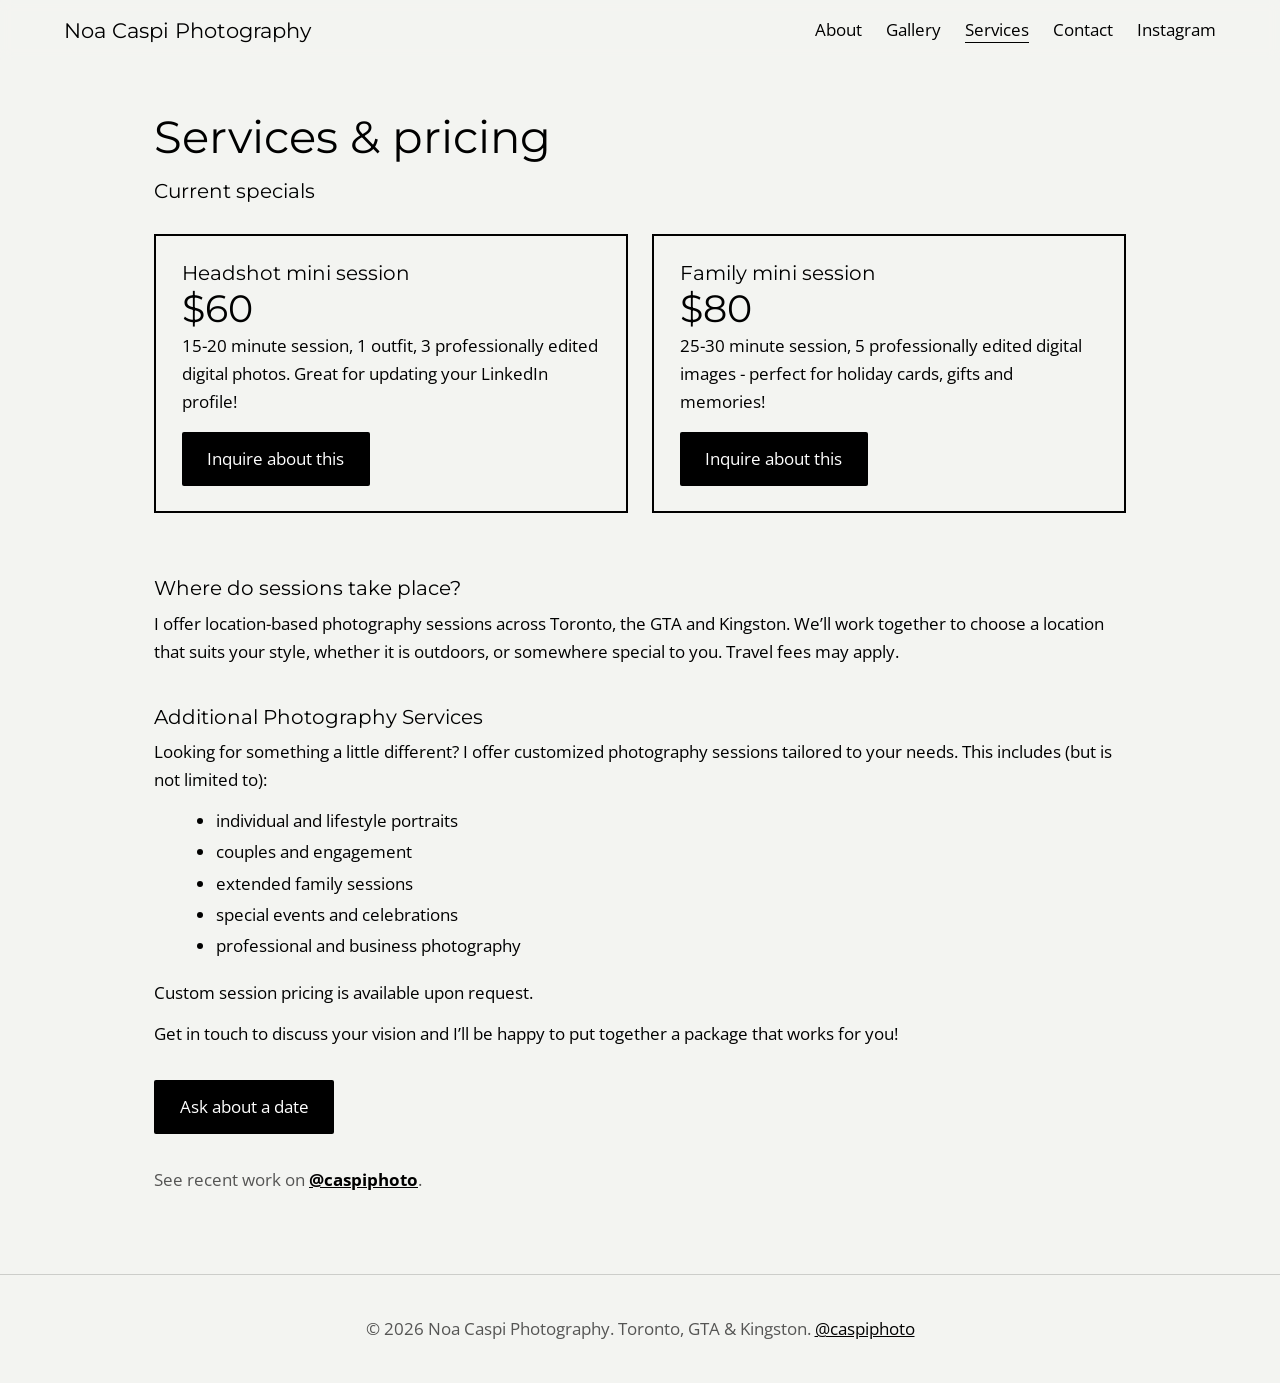
<file: services.html>
<!DOCTYPE html>
<html lang="en">
<head>
<meta charset="utf-8">
<meta name="viewport" content="width=device-width, initial-scale=1">
<title>Services &amp; Pricing | Noa Caspi Photography</title>
<meta name="description" content="Headshot and family mini sessions, weddings, events and custom photography sessions in Toronto, the GTA and Kingston. See current specials and pricing.">
<link rel="canonical" href="https://noacaspi.com/services.html">
<link rel="icon" href="/favicon.svg" type="image/svg+xml">
<link rel="icon" href="/favicon.ico" sizes="48x48">
<link rel="apple-touch-icon" href="/apple-touch-icon.png">
<meta property="og:type" content="website">
<meta property="og:site_name" content="Noa Caspi Photography">
<meta property="og:title" content="Services &amp; Pricing | Noa Caspi Photography">
<meta property="og:description" content="Headshot and family mini sessions, weddings, events and custom photography sessions in Toronto, the GTA and Kingston. See current specials and pricing.">
<meta property="og:url" content="https://noacaspi.com/services.html">
<meta property="og:image" content="https://noacaspi.com/.netlify/images?url=/images/about.jpg&amp;w=1200&amp;h=630&amp;fit=cover&amp;fm=jpg&amp;q=85">
<meta property="og:image:width" content="1200">
<meta property="og:image:height" content="630">
<meta property="og:image:alt" content="Noa Caspi smiling on the Arctic tundra">
<meta name="twitter:card" content="summary_large_image">
<link rel="preconnect" href="https://fonts.googleapis.com">
<link rel="preconnect" href="https://fonts.gstatic.com" crossorigin>
<link rel="stylesheet" href="style.css?v=7">
</head>
<body data-title="Services &amp; pricing">
<header>
  <a class="logo" href="index.html">Noa Caspi Photography</a>
  <nav><a href="index.html#about" data-t="nav_about">About</a><a href="gallery.html" data-t="nav_portfolio">Gallery</a><a href="services.html" aria-current="page" data-t="nav_services">Services</a><a href="index.html#contact" data-t="nav_contact">Contact</a><a data-t="nav_instagram" data-ig href="https://instagram.com/caspiphoto">Instagram</a></nav>
</header>
<main>
<section class="page-top">
  <h2 data-t="services_title">Services &amp; pricing</h2>
  <!-- Specials and prices are edited in /admin (or data/services.json). -->
  <div id="specials-wrap"><h3>Current specials</h3><div class="specials" id="specials"></div></div>
  <div class="info">
    <h3>Where do sessions take place?</h3>
    <p id="travel"></p>
    <h3>Additional Photography Services</h3>
    <p>Looking for something a little different? I offer customized photography sessions tailored to your needs. This includes (but is not limited to):</p>
    <ul>
      <li>individual and lifestyle portraits</li>
      <li>couples and engagement</li>
      <li>extended family sessions</li>
      <li>special events and celebrations</li>
      <li>professional and business photography</li>
    </ul>
    <p>Custom session pricing is available upon request.</p>
    <p>Get in touch to discuss your vision and I’ll be happy to put together a package that works for you!</p>
  </div>
  <p style="margin-top:2rem"><a class="btn" href="index.html#contact" data-t="services_cta">Ask about a date</a></p>
  <p class="follow">See recent work on <a class="ig" data-ig="handle" href="https://instagram.com/caspiphoto">Instagram</a>.</p>
</section>
</main>
<footer>&copy; <span id="yr"></span> <span class="biz">Noa Caspi Photography</span>. <span data-t="footer_line">Toronto, GTA &amp; Kingston.</span> <a data-ig="handle" href="https://instagram.com/caspiphoto">Instagram</a></footer>
<script src="app.js?v=9"></script>
</body>
</html>
</file>
<file: style.css>
/* ===== EDIT YOUR COLOURS & FONTS HERE ===== */
/* Colours and fonts are set in the admin (Theme). These are the defaults. */
:root{--paper:#F3F4F1;--ink:#1E2828;--accent:#7A2E3A;--head:Fraunces;--body:Karla;--on-accent:#fff;--muted:color-mix(in srgb,var(--ink) 65%,var(--paper));--line:color-mix(in srgb,var(--ink) 16%,var(--paper));--tile:color-mix(in srgb,var(--ink) 14%,var(--paper))}
*{box-sizing:border-box;margin:0}
html{scroll-behavior:smooth}
body{font:17px/1.65 var(--body),system-ui,sans-serif;background:var(--paper);color:var(--ink)}
h1,h2,h3{font-family:var(--head),Georgia,serif;font-weight:400;line-height:1.15}
h2{font-size:clamp(1.9rem,4vw,2.8rem);margin-bottom:1rem}
a{color:var(--accent)}
:focus-visible{outline:3px solid var(--accent);outline-offset:3px}
header{position:fixed;inset:0 0 auto;z-index:10;display:flex;justify-content:space-between;align-items:center;padding:1rem 5vw;background:color-mix(in srgb,var(--paper) 92%,transparent);backdrop-filter:blur(6px)}
.logo{font:1.3rem var(--head),serif;color:var(--ink);text-decoration:none}
nav a{margin-left:1.5rem;color:var(--ink);text-decoration:none}
nav a:hover,nav a[aria-current]{color:var(--accent);text-decoration:underline;text-underline-offset:6px}
section{padding:5rem 5vw;max-width:1100px;margin:auto}
.btn{display:inline-block;background:var(--accent);color:var(--on-accent);border:0;padding:.8rem 1.6rem;font:inherit;text-decoration:none;cursor:pointer;border-radius:2px}
.btn:hover{filter:brightness(1.15)}
/* carousel */
.hero{position:relative;height:92vh;min-height:460px;overflow:hidden;margin-top:0;background:var(--ink)}
.slide{position:absolute;inset:0;opacity:0;transition:opacity 1s;background-size:cover;background-position:center}
.slide.on{opacity:1}
.hero::after{content:"";position:absolute;inset:0;background:linear-gradient(transparent 40%,rgba(0,0,0,.6))}
.hero-text{position:absolute;z-index:2;left:5vw;bottom:4rem;color:#fff;max-width:640px}
.hero-text h1{font-size:clamp(2.4rem,6vw,4.6rem);margin-bottom:.6rem}
.hero-text p{margin-bottom:1.4rem;font-size:1.1rem}
.hero-text h1.tagline{font:1.1rem/1.65 var(--body),system-ui,sans-serif;margin-bottom:1.4rem}
.ctrl{position:absolute;z-index:3;top:50%;background:rgba(0,0,0,.35);color:#fff;border:0;width:46px;height:46px;font-size:1.4rem;cursor:pointer}
.prev{left:1rem}.next{right:1rem}
.dots{position:absolute;z-index:3;right:5vw;bottom:2rem;display:flex;gap:.5rem}
.dots button{width:12px;height:12px;border-radius:50%;border:2px solid #fff;background:none;cursor:pointer}
.dots button.on{background:#fff}
/* about */
.about{display:grid;grid-template-columns:1fr 1.3fr;gap:3rem;align-items:center}
.portrait{aspect-ratio:4/5;background:linear-gradient(160deg,#B9C2BA,#8E9B94) center/cover}
.areas{color:var(--muted);margin-top:1rem}
/* gallery */
.albums{display:grid;grid-template-columns:repeat(3,1fr);gap:1.5rem}
.album{color:var(--ink);text-decoration:none}
.album .cover{aspect-ratio:4/5;background:var(--tile) center/cover;transition:filter .2s}
.album:hover .cover,.album:focus-visible .cover{filter:brightness(.88)}
.album h3{font-size:1.5rem;margin-top:.8rem}
.album:hover h3{color:var(--accent)}
.album .count{color:var(--muted);font-size:.95rem}
.back{color:var(--muted);text-decoration:none}.back:hover{color:var(--accent)}
.grid{display:grid;grid-auto-flow:dense;grid-template-columns:repeat(4,1fr);gap:12px}
.tile{aspect-ratio:4/5;background-size:cover;background-position:center;background-color:var(--tile)}
.tile.wide{grid-column:span 2;aspect-ratio:8/5}
.tile[hidden]{display:none}
button.tile{display:block;width:100%;border:0;padding:0;font:inherit;cursor:zoom-in;text-align:left}
button.tile:hover{filter:brightness(.92)}
/* pop-up photo viewer */
html:has(.lightbox[open]){overflow:hidden}
.lightbox{width:100vw;height:100vh;max-width:none;max-height:none;margin:0;padding:0;border:0;background:rgba(12,14,14,.6);color:#fff}
.lightbox[open]{animation:lb-in .5s ease}
.lightbox.closing{animation:lb-out .4s ease forwards}
.lightbox[open] img{animation:lb-pop .6s cubic-bezier(.2,.8,.2,1)}
.lightbox.closing img{animation:lb-pop-out .4s ease forwards}
@keyframes lb-in{from{opacity:0}}
@keyframes lb-out{to{opacity:0}}
@keyframes lb-pop{from{opacity:0;transform:scale(.5)}}
@keyframes lb-pop-out{to{opacity:0;transform:scale(.5)}}
@media(prefers-reduced-motion:reduce){.lightbox,.lightbox img{animation:none!important}}
.lightbox::backdrop{background:transparent}
.lightbox figure{position:absolute;inset:3.5rem 5rem;display:flex;flex-direction:column;align-items:center;justify-content:center;gap:.8rem}
.lightbox img{max-width:100%;max-height:100%;min-height:0;object-fit:contain;flex:0 1 auto;box-shadow:0 12px 40px rgba(0,0,0,.45)}
.lightbox figcaption{font-size:.95rem;text-align:center;text-shadow:0 1px 4px rgba(0,0,0,.8)}
.lb-close,.lb-prev,.lb-next{position:absolute;width:48px;height:48px;border:0;border-radius:50%;background:rgba(0,0,0,.4);color:#fff;font-size:1.9rem;line-height:1;cursor:pointer}
.lb-close:hover,.lb-prev:hover,.lb-next:hover{background:rgba(0,0,0,.65)}
.lb-close{top:1rem;right:1rem}
.lb-prev,.lb-next{top:50%;transform:translateY(-50%)}
.lb-prev{left:1rem}.lb-next{right:1rem}
.lb-prev[hidden],.lb-next[hidden]{display:none}
@media(max-width:600px){.lightbox figure{inset:4rem .5rem 5rem}
.lb-prev,.lb-next{top:auto;bottom:1rem;transform:none}
.lb-prev{left:calc(50% - 60px)}.lb-next{right:calc(50% - 60px)}}
/* contact */
form{display:grid;gap:1rem;max-width:620px}
label{display:grid;gap:.3rem;font-weight:700;font-size:.95rem}
input,select,textarea{font:inherit;padding:.7rem;border:1px solid var(--line);background:var(--paper);color:var(--ink)}
.two{display:grid;grid-template-columns:1fr 1fr;gap:1rem}
footer{padding:2.5rem 5vw;text-align:center;color:var(--muted);border-top:1px solid var(--line)}
/* services */
.page-top{padding-top:7rem}
.specials{display:grid;grid-template-columns:repeat(auto-fit,minmax(260px,1fr));gap:1.5rem;margin:2rem 0 4rem}
.special{border:2px solid var(--accent);padding:1.6rem}
.special .price{font:2.4rem var(--head),serif;color:var(--accent)}
.special small{color:var(--muted)}
table{width:100%;border-collapse:collapse;margin-top:1rem}
th,td{text-align:left;padding:1rem .8rem;border-bottom:1px solid var(--line);vertical-align:top}
th{font-family:var(--head),serif;font-weight:400;font-size:1.15rem}
td.p{font:1.3rem var(--head),serif;white-space:nowrap}
.note{color:var(--muted);margin-top:1rem;font-size:.95rem}
@media(max-width:760px){.about,.two{grid-template-columns:1fr}
html{scroll-padding-top:6.5rem}
header{flex-wrap:wrap;row-gap:.2rem;padding:.7rem 5vw}
nav{width:100%;display:flex;flex-wrap:wrap;gap:.1rem .75rem;font-size:.9rem}
nav a{margin-left:0}}
@media(max-width:400px){nav{gap:.1rem .6rem;font-size:.85rem}}
@media(prefers-reduced-motion:reduce){.slide{transition:none}html{scroll-behavior:auto}}

.ig{font-weight:700}.follow{margin-top:2rem;color:var(--muted)}td.go{white-space:nowrap}
.tile{position:relative}.cap{position:absolute;inset:auto 0 0;padding:1.6rem .8rem .6rem;color:#fff;font-size:.9rem;background:linear-gradient(transparent,rgba(0,0,0,.65))}
.info h3{margin:2.5rem 0 .6rem}.info ul{margin:.8rem 0 1.2rem 1.4rem}.info li{margin:.2rem 0}.info p+p{margin-top:.8rem}
@media(max-width:900px){.grid,.albums{grid-template-columns:repeat(2,1fr)}}
@media(max-width:520px){.grid,.albums{grid-template-columns:1fr}.tile.wide{grid-column:auto}}
</file>
